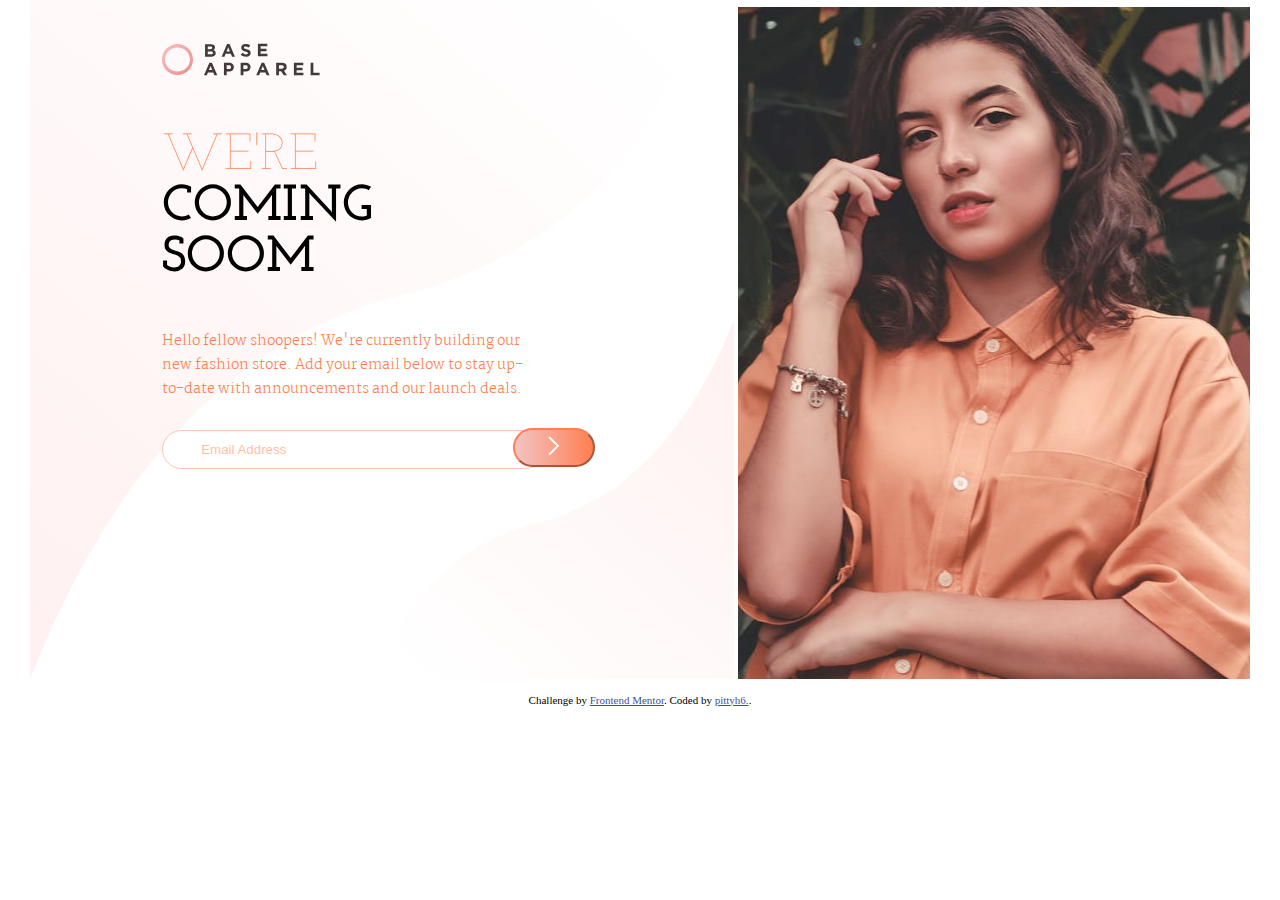
<file: base-apparel/index.html>
<!DOCTYPE html>
<html lang="en">

<head>
    <meta charset="UTF-8">
    <meta name="viewport" content="width=device-width, initial-scale=1.0">
    <link rel="icon" type="image/png" sizes="32x32" href="./images/favicon-32x32.png">
    <link rel="stylesheet" type="text/css" href="style.css">

    <title>Frontend Mentor | Base Apparel coming soon page</title>
</head>

<body>

    <main class="main">
        <div class="row">
            <div class="col-12">
                <div class="content">
                    <div class="text-content">
                        <div class="nav">
                            <img class="logo" src="images/logo.svg" alt="logo web site">
                        </div>
                        <h1>we're <span class="span-content">coming soom</span> </h1>
                        <h3>Hello fellow shoopers! We're currently building our new fashion store. Add your email below to stay up-to-date with announcements and our launch deals.</h3>

                        <form action="#" method="POST" name="email" onsubmit="return false">
                            <input class="input-email" id="email" name="email" type="text" placeholder="Email Address">
                            <img class="icon-error" src="images/icon-error.svg" alt="" onclick="show()">
                            <button onclick="getInputValue();" id="email-btn" class="icon-arrow" type="submit">
                                    <img src="images/icon-arrow.svg" alt="">
                                </button>
                        </form>
                        <label for="" id="msg-label" class="msg-label-suc"></label>
                    </div>
                </div>
                <div class="imgs">
                    <img class="img-back" src="images/bg-pattern-desktop.svg" alt="desktop pattern background">
                    <img class="img-girl" src="images/hero-desktop.jpg" alt="desktop hero girl image">
                    <img class="img-girl-mob" src="images/hero-mobile.jpg" alt="mobile hero girl image">
                </div>
            </div>

        </div>
    </main>


    <footer>
        <p class="attribution">
            Challenge by <a href="https://www.frontendmentor.io?ref=challenge" target="_blank">Frontend Mentor</a>. Coded by <a href="https://www.linkedin.com/in/priscila-ferreira-bezerra-32181923/?locale=en_US" target="_blank">
                    pittyh6.</a>.
        </p>
    </footer>

</body>
<script type="text/javascript" src="index.js"></script>

</html>
</file>
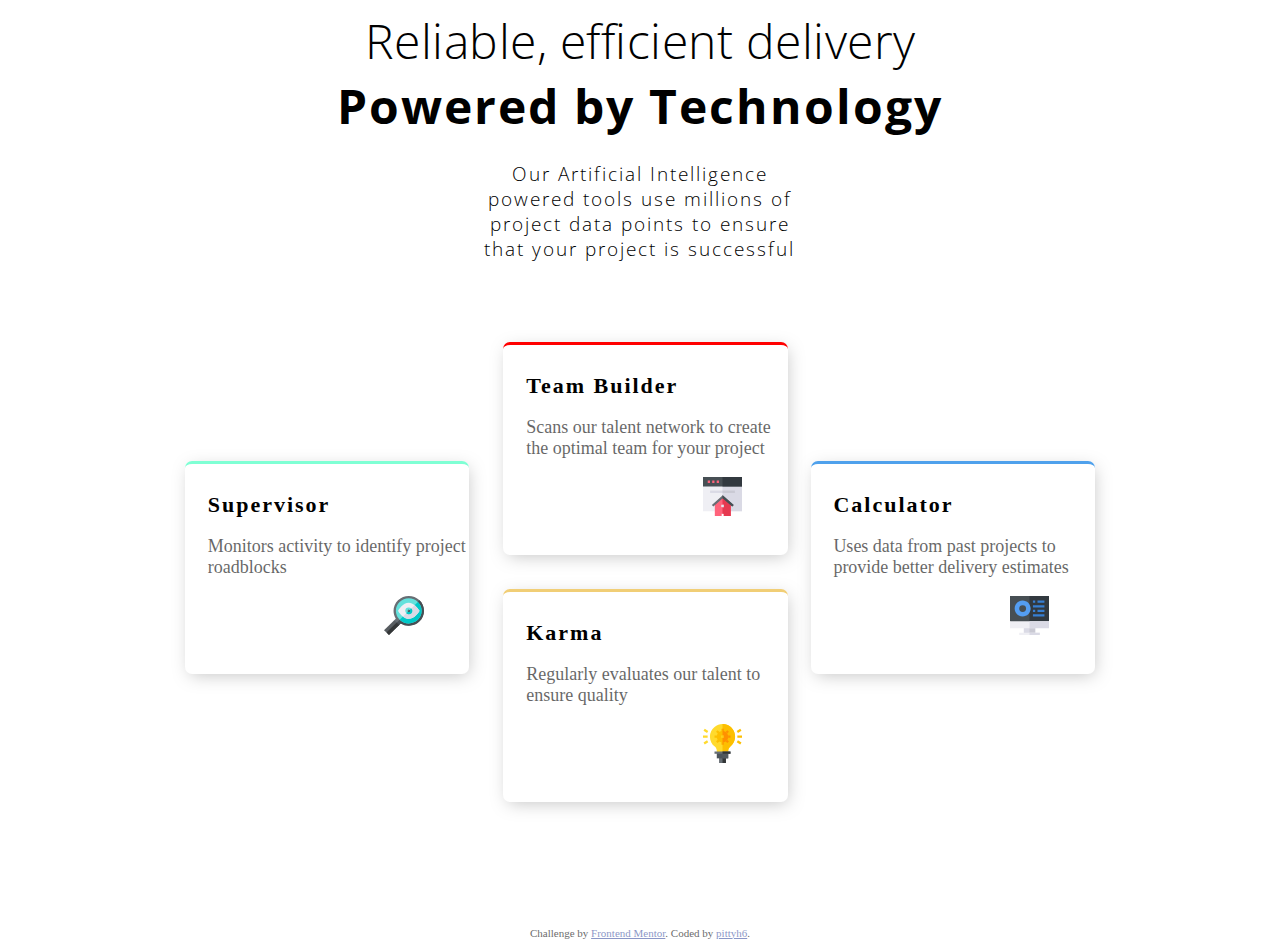
<file: four-card/index.html>
<!DOCTYPE html>
<html lang="en">

<head>
    <meta charset="UTF-8">
    <meta name="viewport" content="width=device-width, initial-scale=1.0">
    <!-- displays site properly based on user's device -->

    <link rel="icon" type="image/png" sizes="32x32" href="./images/favicon-32x32.png">
    <link rel="stylesheet" href="style.css">

    <title>Frontend Mentor | Four card feature section</title>

    <!-- Feel free to remove these styles or customise in your own stylesheet 👍 -->
    <style>
        .attribution {
            font-size: 11px;
            text-align: center;
        }
        
        .attribution a {
            color: hsl(228, 45%, 44%);
        }
    </style>
</head>

<body>
    <div class="content">
        <div class="header">
            <h1>Reliable, efficient delivery</h1>
            <h2>Powered by Technology</h2>

            <h3>Our Artificial Intelligence powered tools use millions of project data points to ensure that your project is successful </h3>
        </div>

        <div class="row">
            <div class="col-sm-3 supervisor">
                <div class="card">
                    <div class="card-body">
                        <h5 class="card-title">Supervisor</h5>
                        <p class="card-text">Monitors activity to identify project roadblocks </p>
                        <img class="icon" src="images/icon-supervisor.svg" alt="icon supervisor">
                    </div>
                </div>
            </div>

            <div class="col-sm-3 teamBuilder">
                <div class="card">
                    <div class="card-body">
                        <h5 class="card-title">Team Builder</h5>
                        <p class="card-text">Scans our talent network to create the optimal team for your project </p>
                        <img class="icon" src="images/icon-team-builder.svg" alt="icon Team Builder">
                    </div>
                </div>
            </div>

            <div class="col-sm-3 karma">
                <div class="card">
                    <div class="card-body">
                        <h5 class="card-title">Karma</h5>
                        <p class="card-text">Regularly evaluates our talent to ensure quality </p>
                        <img class="icon" src="images/icon-karma.svg" alt="icon Karma">
                    </div>
                </div>
            </div>

            <div class="col-sm-3 calculator">
                <div class="card">
                    <div class="card-body">
                        <h5 class="card-title">Calculator</h5>
                        <p class="card-text">Uses data from past projects to provide better delivery estimates</p>
                        <img class="icon" src="images/icon-calculator.svg" alt="icon Calculator">
                    </div>
                </div>

            </div>
        </div>
    </div>
    <footer>
        <p class="attribution">
            Challenge by <a href="https://www.frontendmentor.io?ref=challenge" target="_blank">Frontend Mentor</a>. Coded by <a href="https://github.com/pittyh6" target="_blank">pittyh6</a>.
        </p>
    </footer>
</body>

</html>
</file>
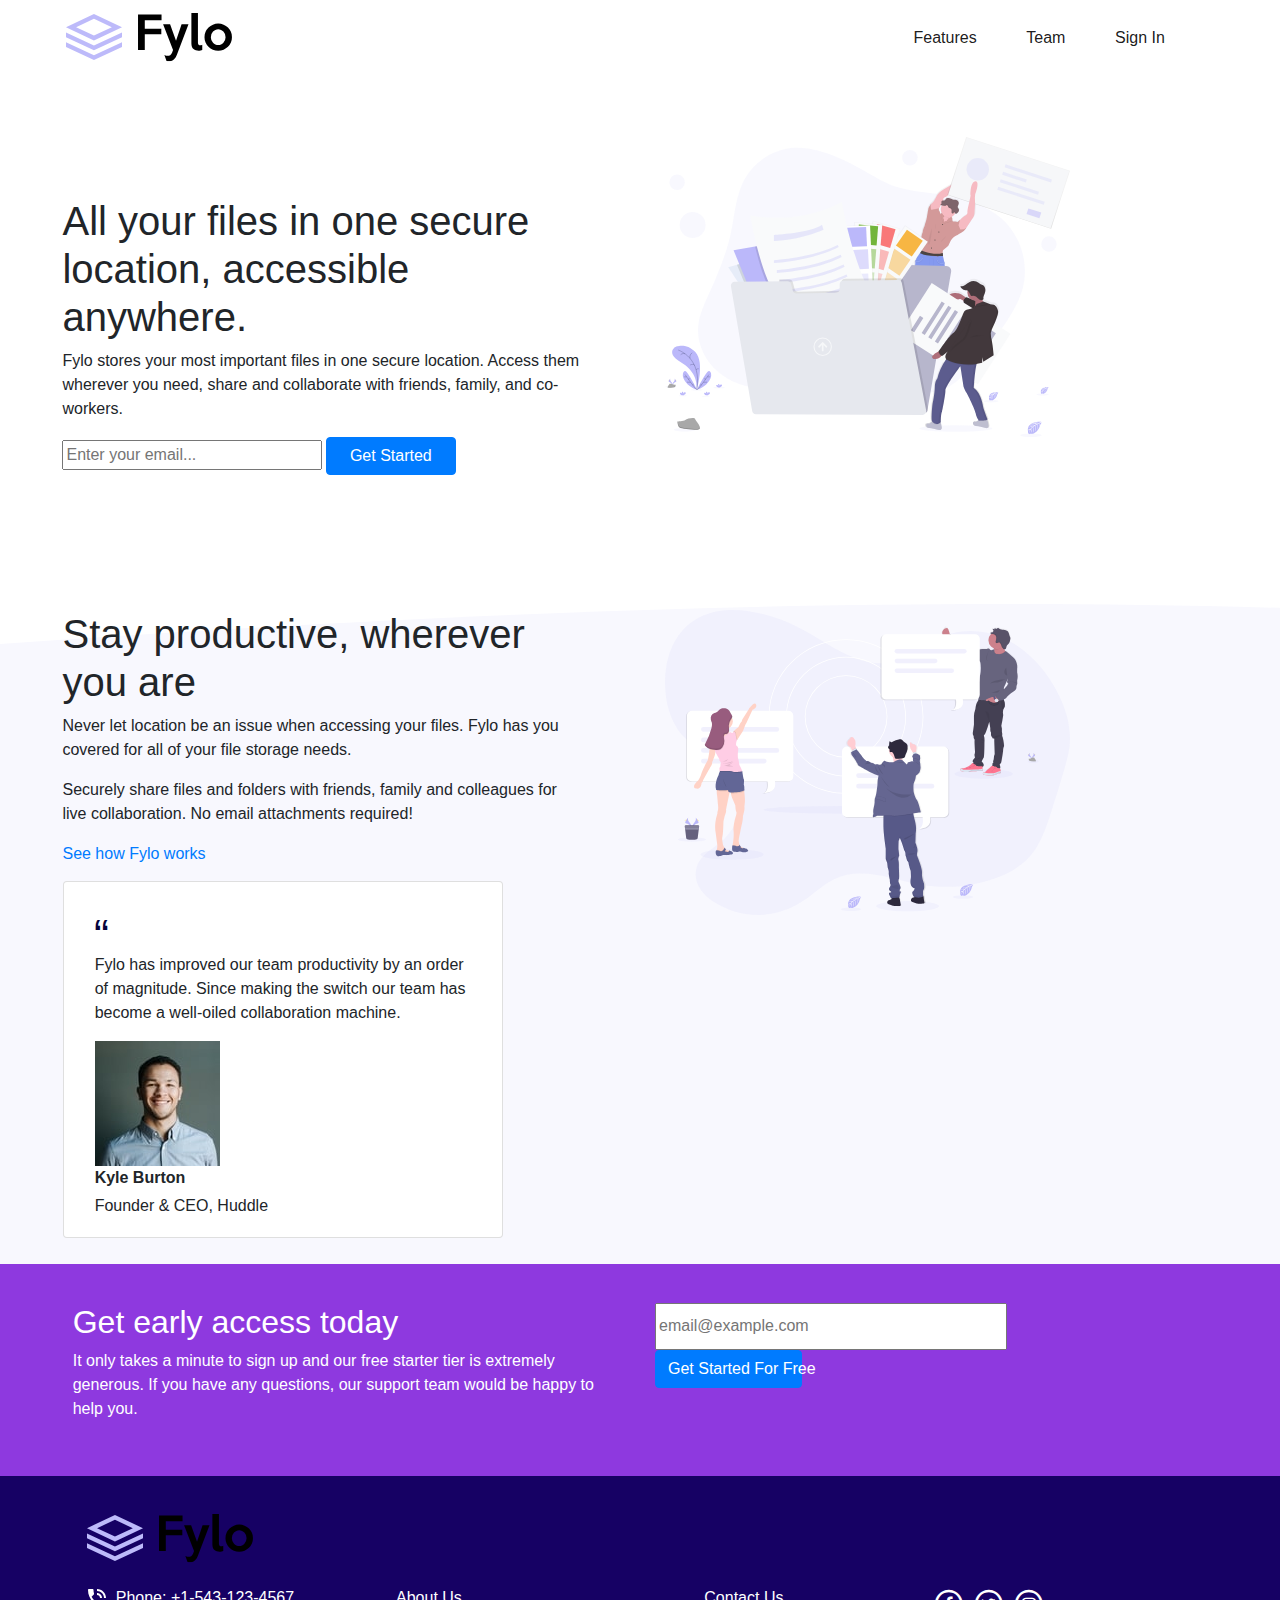
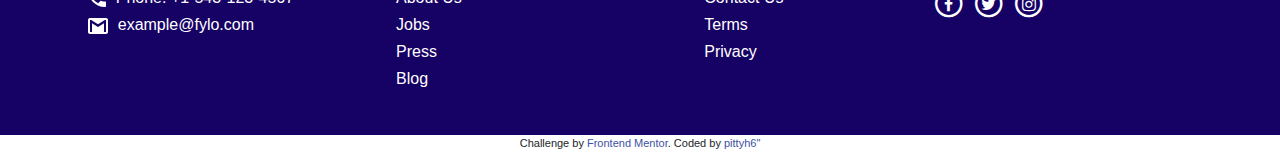
<file: fylo-landing/index.html>
<!DOCTYPE html>
<html lang="en">

<head>
    <meta charset="UTF-8">
    <meta name="viewport" content="width=device-width, initial-scale=1.0">
    <!-- displays site properly based on user's device -->

    <link rel="icon" type="image/png" sizes="32x32" href="./images/favicon-32x32.png">
    <link rel="stylesheet" href="style.css">
    <link rel="stylesheet" href="https://cdnjs.cloudflare.com/ajax/libs/font-awesome/4.7.0/css/font-awesome.min.css">

    <title>Frontend Mentor | Fylo landing page with two column layout</title>



</head>

<body>
    <div class="content">
        <nav class="content-navbar navbar navbar-expand-sm navbar-light">
            <img class="logo navbar-brand" src="images/logo.svg" alt="logo">
            <div class="collapse navbar-collapse" id="navbarSupportedContent">
                <ul class="navbar-nav mr-auto">
                    <li class="feature nav-item active">
                        <a href="#" class="nav-link">Features</a>
                    </li>
                    <li class="team nav-item active">
                        <a href="#" class="nav-link">Team</a>
                    </li>
                    <li class="sign-in nav-item active">
                        <a href="#" class="nav-link">Sign In</a>
                    </li>
                </ul>
            </div>
        </nav>

        <div class="content-middle">

            <div class="row first">
                <div class="content-left-first col-sm-6">
                    <h1>All your files in one secure location, accessible anywhere. </h1>
                    <p>Fylo stores your most important files in one secure location. Access them wherever you need, share and collaborate with friends, family, and co-workers.</p>
                    <input id="input-get-started" class="get-started" type="text" placeholder="Enter your email...">
                    <button class="get-started-btn btn btn-primary" type="submit"> Get Started</button>
                </div>

                <div class="content-right-first col-sm-6">
                    <img id="illust-first" class="illustration img-content-right-first" src="images/illustration-1.svg" alt="image illustration 1">
                </div>
            </div>

            <div class="row second">
                <div class="content-left-second col-sm-6">
                    <h1>Stay productive, wherever you are</h1>
                    <p> Never let location be an issue when accessing your files. Fylo has you covered for all of your file storage needs.</p>
                    <p> Securely share files and folders with friends, family and colleagues for live collaboration. No email attachments required!</p>
                    <a href="#" target="_blank" rel="noopener noreferrer"> See how Fylo works</a>
                    <div class="row">
                        <div class="card">
                            <div class="card-body">
                                <p><img src="images/icon-quotes.svg" alt=""></p>
                                <p class="card-text">Fylo has improved our team productivity by an order of magnitude. Since making the switch our team has become a well-oiled collaboration machine.
                                </p>
                                <img class="card-img-left img-testemonial" src="images/avatar-testimonial.jpg" alt="avataar testemonial">
                                <p class="card-name card-text"> Kyle Burton </p>
                                <p class="card-function card-text">Founder & CEO, Huddle</p>
                            </div>
                        </div>
                    </div>
                </div>

                <div class="content-right-second col-sm-6">
                    <img id="illust-second" class="illustration img-content-right-second" src="images/illustration-2.svg" alt="image illustration 2">
                </div>
            </div>
        </div>

        <div class="row third">
            <div class="content-left-third col-sm-6">
                <h2>Get early access today</h2>
                <p> It only takes a minute to sign up and our free starter tier is extremely generous. If you have any questions, our support team would be happy to help you.</p>
            </div>

            <div class="content-rigth-third col-sm-6">
                <input class="get-started" type="text" placeholder="email@example.com">
                <p class="get-started-p"><button class="get-started-btn btn btn-primary" type="submit">Get Started For Free</button></p>

            </div>
        </div>

        <div class="row fourth">
            <div class="logo-footer col-sm-12">
                <img class="logo" src="images/logo.svg" alt="logo">
            </div>

            <div class="col-sm-3">

                <h3><img class="icon-footer" src="images/icon-phone.svg" alt=""> Phone: +1-543-123-4567</h3>
                <h3><img class="icon-footer" src="images/icon-email.svg" alt=""> example@fylo.com</h3>
            </div>

            <div class="col-sm-3">
                <h3> About Us</h3>
                <h3>Jobs</h3>
                <h3>Press</h3>
                <h3>Blog</h3>
            </div>

            <div class="col-sm-3">
                <h3>Contact Us</h3>
                <h3>Terms</h3>
                <h3>Privacy</h3>
            </div>
            <div class="icons-social-media col-sm-3">
                <span class="fa-stack">
            <i class="icon-fb fa fa-circle-thin fa-stack-2x"></i>
            <i class="icon-fb fa fa-facebook fa-stack-1x"></i>

            <i class="icon-tw fa fa-circle-thin fa-stack-2x"></i>
            <i class="icon-tw fa fa-twitter fa-stack-1x"></i>

            <i class="icon-inst fa fa-circle-thin fa-stack-2x"></i>
            <i class="icon-inst fa fa-instagram fa-stack-1x"></i>
          </span>
            </div>
        </div>
    </div>

    <footer>
        <p class="attribution">
            Challenge by <a href="https://www.frontendmentor.io?ref=challenge" target="_blank">Frontend Mentor</a>. Coded by
            <a href="https://github.com/pittyh6" target="_blank">pittyh6" </a>
        </p>
    </footer>
</body>
<link rel="stylesheet" href="https://maxcdn.bootstrapcdn.com/bootstrap/4.0.0/css/bootstrap.min.css" integrity="sha384-Gn5384xqQ1aoWXA+058RXPxPg6fy4IWvTNh0E263XmFcJlSAwiGgFAW/dAiS6JXm" crossorigin="anonymous">

</html>
</file>
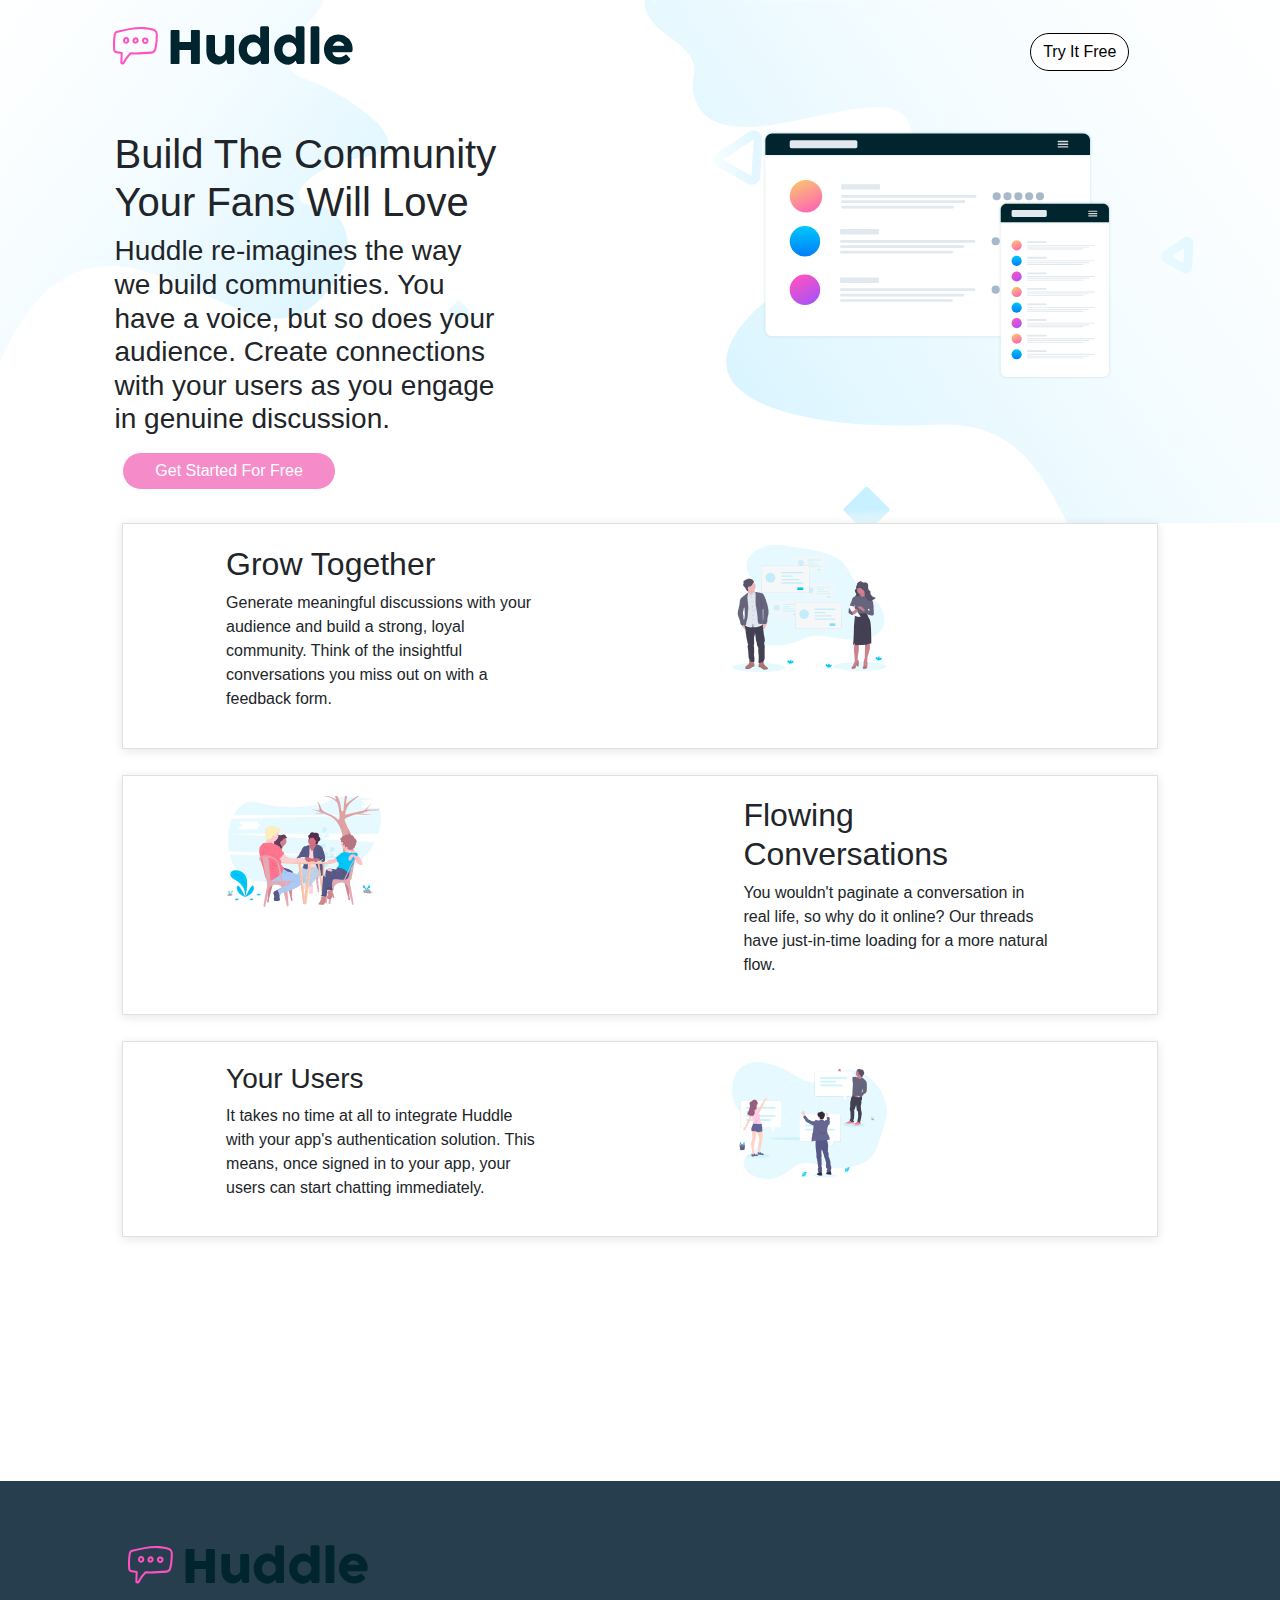
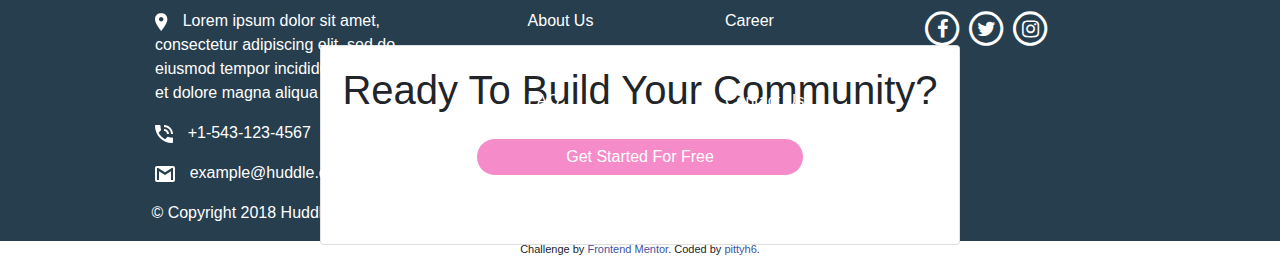
<file: huddle-landing-2/index.html>
<!DOCTYPE html>
<html lang="en">

<head>
    <meta charset="UTF-8">
    <meta name="viewport" content="width=device-width, initial-scale=1.0">
    <!-- displays site properly based on user's device -->

    <link rel="icon" type="image/png" sizes="32x32" href="./images/favicon-32x32.png">
    <link rel="stylesheet" href="https://maxcdn.bootstrapcdn.com/bootstrap/4.0.0/css/bootstrap.min.css" integrity="sha384-Gn5384xqQ1aoWXA+058RXPxPg6fy4IWvTNh0E263XmFcJlSAwiGgFAW/dAiS6JXm" crossorigin="anonymous">
    <link rel="stylesheet" href="https://cdnjs.cloudflare.com/ajax/libs/font-awesome/4.7.0/css/font-awesome.min.css">
    <link rel="stylesheet" href="style.css">

    <title>Frontend Mentor | Huddle landing page with alternating feature blocks</title>
</head>

<body>
    <div class="content-body">
        <div class="content">

            <div class="row content-top">
                <div class="row nav">
                    <div class="logo col-sm-6">
                        <img class="logo" src="images/logo.svg" alt="image logo">
                    </div>
                    <div class="logo-btn col-sm-6">
                        <button class="btn-nav btn btn-primary" type="submit">Try It Free</button>
                    </div>
                </div>
                <div class="row mockup">
                    <div class="col-sm-6">
                        <h1>Build The Community Your Fans Will Love</h1>
                        <h3> Huddle re-imagines the way we build communities. You have a voice, but so does your audience. Create connections with your users as you engage in genuine discussion.</h3>
                        <button class="btn-color btn btn-primary" type="submit">Get Started For Free </button>
                    </div>
                    <div class="col-sm-6">
                        <img class="illustration img-mockup" src="images/illustration-mockups.svg" alt="image mockups">
                    </div>
                </div>

            </div>


            <div class="row content-middle grow">
                <div class="col-sm-6">
                    <img class="illustration content-img-right img-grow-together" src="images/illustration-grow-together.svg" alt="image grow
              together">
                </div>
                <div class="content-text-left col-sm-6">
                    <h2>Grow Together </h2>
                    <p>Generate meaningful discussions with your audience and build a strong, loyal community. Think of the insightful conversations you miss out on with a feedback form.</p>
                </div>
            </div>


            <div class="row content-middle flowing-conversation">
                <div class="col-sm-6">
                    <img class="illustration img-flowing-conversation" src="images/illustration-flowing-conversation.svg" alt="image flowing conversation">
                </div>
                <div class="col-sm-6">
                    <h2>Flowing Conversations </h2>
                    <p> You wouldn't paginate a conversation in real life, so why do it online? Our threads have just-in-time loading for a more natural flow.
                    </p>
                </div>
            </div>


            <div class="row content-middle your-users">
                <div class="col-sm-6">
                    <img class="illustration content-img-right img-your-users" src="images/illustration-your-users.svg" alt="image your users">
                </div>
                <div class="content-text-left col-sm-6">
                    <h3>Your Users</h3>
                    <p> It takes no time at all to integrate Huddle with your app's authentication solution. This means, once signed in to your app, your users can start chatting immediately. </p>
                </div>
            </div>

        </div>


        <div class="content-card content-card-ipad card">
            <div class="card-body">
                <h1 class="card-title">Ready To Build Your Community?</h1>
                <button class="btn-color btn btn-primary" type="submit">Get Started For Free</button>
            </div>
        </div>


        <div class="row footer-log">
            <div class="row footer-log-row">
                <img class="logo" src="images/logo.svg" alt="image logo footet">
            </div>
            <div class="row footer-content">

                <div class="lorem col-sm-3">
                    <p><img class="icons-contact" src="images/icon-location.svg" alt="image location"> Lorem ipsum dolor sit amet, consectetur adipiscing elit, sed do eiusmod tempor incididunt ut labore et dolore magna aliqua </p>
                    <p><img class="icons-contact" src="images/icon-phone.svg" alt=""> +1-543-123-4567</p>
                    <p><img class="icons-contact" src="images/icon-email.svg" alt=""> example@huddle.com</p>
                </div>
                <div class="about col-sm-3">
                    <p> About Us</p>
                    <p>What We Do</p>
                    <p>FAQ</p>
                </div>
                <div class="col-sm-3">
                    <p>Career</p>
                    <p>Blog</p>
                    <p>Contact Us</p>
                </div>
                <div class="icons-social-media col-sm-3">
                    <span class="fa-stack">
              <i class="icon-fb fa fa-circle-thin fa-stack-2x"></i>
              <i class="icon-fb fa fa-facebook fa-stack-1x"></i>

              <i class="icon-tw fa fa-circle-thin fa-stack-2x"></i>
              <i class="icon-tw fa fa-twitter fa-stack-1x"></i>

              <i class="icon-inst fa fa-circle-thin fa-stack-2x"></i>
              <i class="icon-inst fa fa-instagram fa-stack-1x"></i>
            </span>

                </div>
                <div class="row copyright">
                    <p>&copy; Copyright 2018 Huddle. All rights reserved.</p>
                </div>
            </div>

        </div>

    </div>
    <footer>
        <p class="attribution">
            Challenge by <a href="https://www.frontendmentor.io?ref=challenge" target="_blank">Frontend Mentor</a>. Coded by <a href="https://github.com/pittyh6">pittyh6</a>.
        </p>
    </footer>
</body>

</html>
</file>
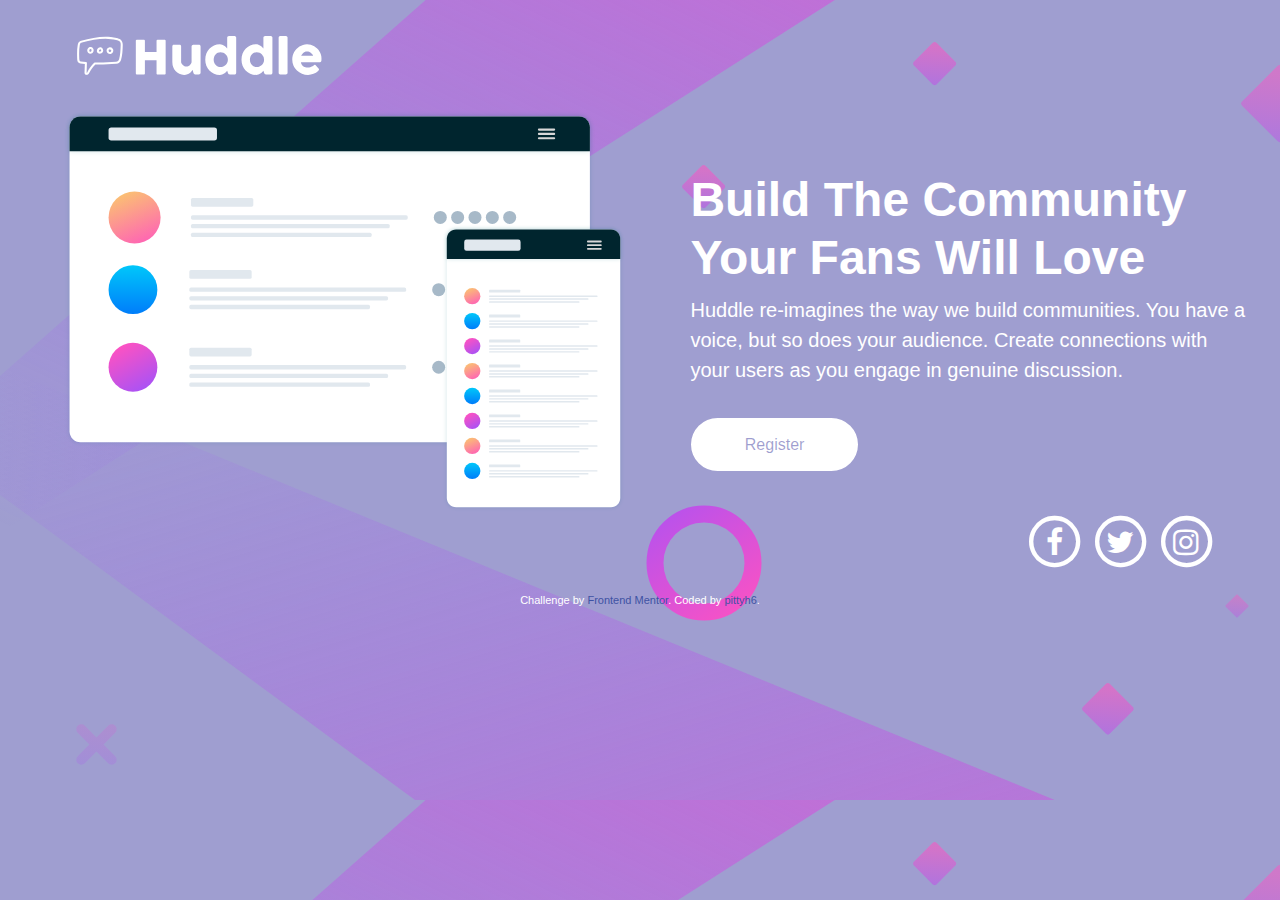
<file: huddle-landing/index.html>
<!DOCTYPE html>
<html lang="en">

<head>
    <meta charset="UTF-8">
    <meta name="viewport" content="width=device-width, initial-scale=1.0">
    <!-- displays site properly based on user's device -->

    <link rel="icon" type="image/png" sizes="32x32" href="./images/favicon-32x32.png">
    <link rel="stylesheet" href="style.css">
    <link rel="stylesheet" href="https://cdnjs.cloudflare.com/ajax/libs/font-awesome/4.7.0/css/font-awesome.min.css">

    <title>Frontend Mentor | Huddle landing page with single introductory section</title>

</head>

<body>
    <div class="content">
        <div class="row top-content">
            <div class="col-sm-12">
                <img class="logo" src="images/logo.svg" alt="logo">
            </div>
        </div>
        <div class="row middle-content">
            <div class="col-sm-6 content-left">
                <img class="illustration" src="images/illustration-mockups.svg" alt="image of illustration">
            </div>
            <div class="col-sm-6 content-right">
                <h1>Build The Community Your Fans Will Love </h1>
                <p> Huddle re-imagines the way we build communities. You have a voice, but so does your audience. Create connections with your users as you engage in genuine discussion.</p>
                <button type="submit" class="btn-register btn btn-primary">Register</button>
            </div>
        </div>
        <div class="icons-social-media">
            <span class="fa-stack">
          <i class="icon-fb fa fa-circle-thin fa-stack-2x"></i>
          <i class="icon-fb fa fa-facebook fa-stack-1x"></i>

          <i class="icon-tw fa fa-circle-thin fa-stack-2x"></i>
          <i class="icon-tw fa fa-twitter fa-stack-1x"></i>

          <i class="icon-inst fa fa-circle-thin fa-stack-2x"></i>
          <i class="icon-inst fa fa-instagram fa-stack-1x"></i>
        </span>

        </div>
    </div>


    <footer>
        <p class="attribution">
            Challenge by <a href="https://www.frontendmentor.io?ref=challenge" target="_blank">Frontend Mentor</a>. Coded by <a href="https://github.com/pittyh6" target="_blank">pittyh6</a>.
        </p>
    </footer>
</body>
<link rel="stylesheet" href="https://stackpath.bootstrapcdn.com/bootstrap/4.4.1/css/bootstrap.min.css" integrity="sha384-Vkoo8x4CGsO3+Hhxv8T/Q5PaXtkKtu6ug5TOeNV6gBiFeWPGFN9MuhOf23Q9Ifjh" crossorigin="anonymous">

</html>
</file>
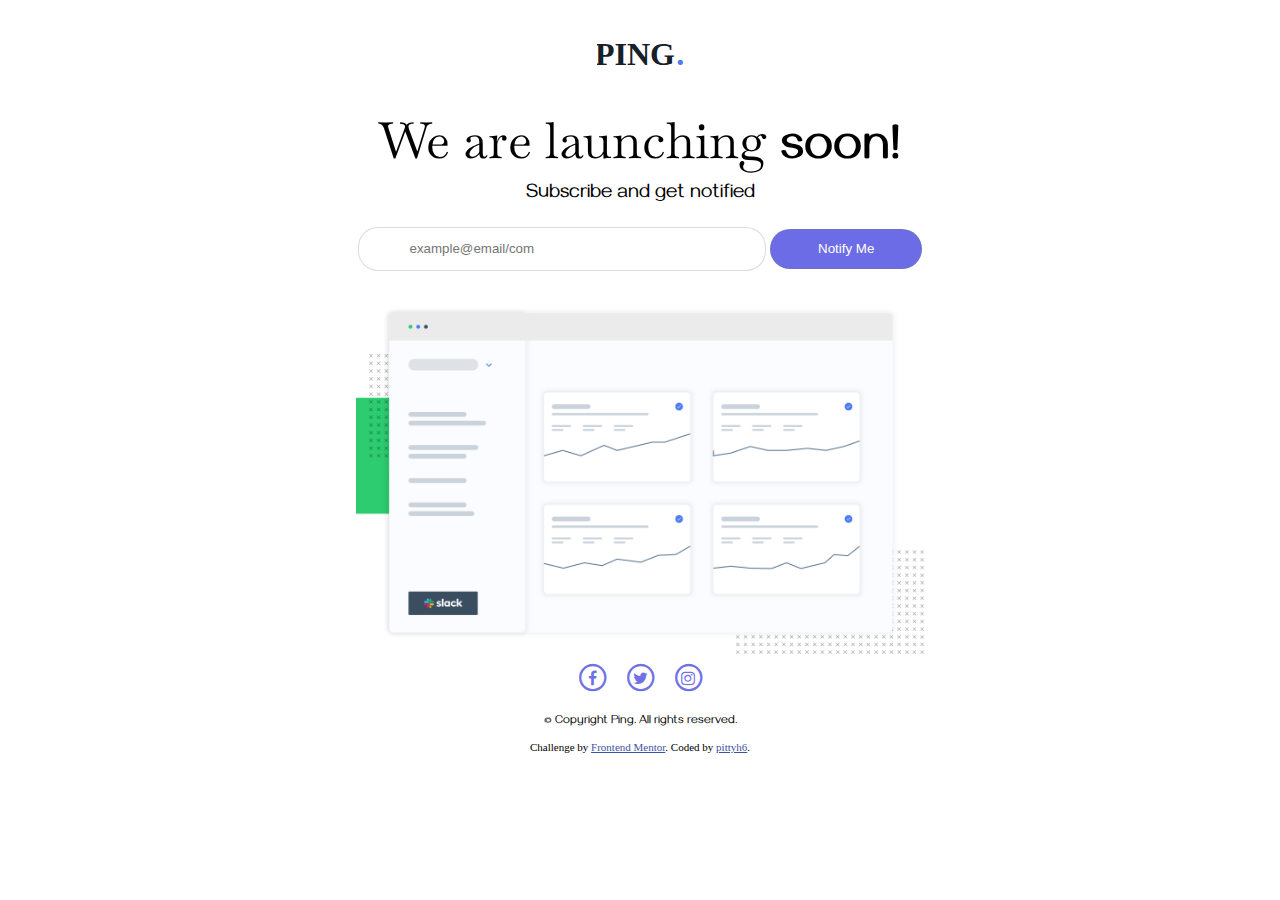
<file: ping/index.html>
<!DOCTYPE html>
<html lang="en">

<head>
    <meta charset="UTF-8">
    <meta name="viewport" content="width=device-width, initial-scale=1.0">
    <!-- displays site properly based on user's device -->

    <link rel="icon" type="image/png" sizes="32x32" href="./images/favicon-32x32.png">
    <link rel="stylesheet" href="css/style.css">
    <link rel="stylesheet" href="https://cdnjs.cloudflare.com/ajax/libs/font-awesome/4.7.0/css/font-awesome.min.css">

    <title>Frontend Mentor | Ping coming soon page</title>


</head>

<body>
    <div class="container">
        <div class="content">
            <div class="logo row">
                <img class="logo" src="images/logo.svg" alt="logo">
            </div>

            <div class="lauching row">
                <h1><span> We are launching </span>soon!</h1>
                <p>Subscribe and get notified</p>
            </div>

            <div class="notify row">
                <form class="notify-form" action="" method="post" onsubmit="return false">
                    <div class="form-group">
                        <input id="notify" class="form-control email" name="email" type="email" placeholder="example@email/com">
                        <button id="notify" class="btn btn-primary" type="submit" onclick="valideEmail()"> Notify Me </button>
                    </div>
                    <label class="error-label" for="error email">Please provide a valid email address</label>
                </form>
            </div>

            <div class="illustration row">
                <img class="illustration" src="images/illustration-dashboard.png" alt="illustration image">
            </div>

            <div class="icons-social-media row">
                <span class="fa-stack">
            <i class="icon-fb icon-hover fa fa-circle-thin fa-stack-2x"></i>
            <i class="icon-fb icon-hover fa fa-facebook fa-stack-1x"></i>

            <i class="icon-tw icon-hover fa fa-circle-thin fa-stack-2x"></i>
            <i class="icon-tw icon-hover fa fa-twitter fa-stack-1x"></i>

            <i class="icon-inst icon-hover fa fa-circle-thin fa-stack-2x"></i>
            <i class="icon-inst icon-hover fa fa-instagram fa-stack-1x"></i>
          </span>
            </div>

            <div class="copyright row">
                <p>&copy; Copyright Ping. All rights reserved.</p>
            </div>
        </div>
    </div>



    <footer>
        <p class="attribution">
            Challenge by <a href="https://www.frontendmentor.io?ref=challenge" target="_blank">Frontend Mentor</a>. Coded by <a href="https://github.com/pittyh6" target="_blank">pittyh6</a>.
        </p>
    </footer>

</body>
<script src="js/index.js"></script>
<script src="https://ajax.googleapis.com/ajax/libs/jquery/3.4.1/jquery.min.js"></script>

</html>
</file>
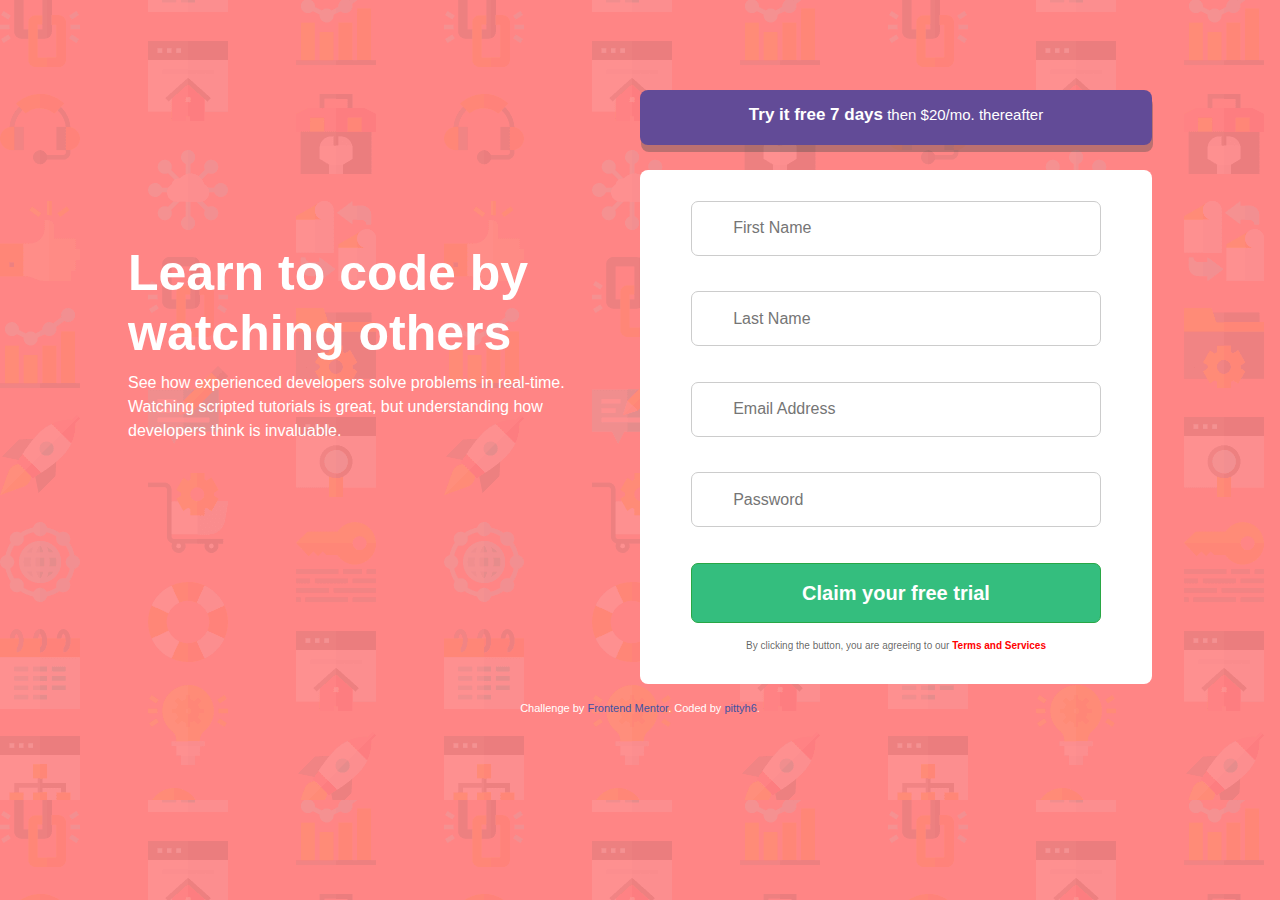
<file: signup-form/index.html>
<!DOCTYPE html>
<html lang="en">

<head>
    <meta charset="UTF-8">
    <meta name="viewport" content="width=device-width, initial-scale=1.0">
    <!-- displays site properly based on user's device -->

    <link rel="icon" type="image/png" sizes="32x32" href="./images/favicon-32x32.png">
    <link rel="stylesheet" href="style.css">
    <script src="https://ajax.googleapis.com/ajax/libs/jquery/3.4.1/jquery.min.js"></script>

    <title>Frontend Mentor | Intro component with sign up form</title>

    <!-- Feel free to remove these styles or customise in your own stylesheet 👍 -->
    <style>
        .attribution {
            font-size: 11px;
            text-align: center;
        }
        
        .attribution a {
            color: hsl(228, 45%, 44%);
        }
    </style>
</head>

<body class="body-back">
    <div class="content">
        <div class="left-content">
            <h1>Learn to code by watching others </h1>
            <p> See how experienced developers solve problems in real-time. Watching scripted tutorials is great, but understanding how developers think is invaluable. </p>
        </div>
        <div class="right-content">
            <div class="right-top-content">
                <h2><span>Try it free 7 days</span> then $20/mo. thereafter </h2>
            </div>

            <form class="box-rigth-content" action="#" method="post" onsubmit="return false">
                
                <input id="firstName" name="First Name" type="text" placeholder="First Name" >
                <img class="icon-error" src="images/icon-error.svg" alt="icon image error">
                <p class="label-error"><label class="label-error" for="First Name"></label></p>

                <input id="lastName" name="Last Name" type="text" placeholder="Last Name">
                <img class="icon-error" src="images/icon-error.svg" alt="icon image error">
                <p class="label-error"><label class="label-error" for="Last Name"></label></p>

                <input id="email" name="Email Address" type="text" placeholder="Email Address">
                <img class="icon-error" src="images/icon-error.svg" alt="icon image error">
                <p class="label-error"><label class="label-error" for="Email Address"></label></p>

                <input id="password" name="Password" type="text" placeholder="Password">
                <img class="icon-error" src="images/icon-error.svg" alt="icon image error">
                <p class="label-error"><label class="label-error" for="Password"></label></p>

                <button class="btn btn-success" type="submit" value="submit"  onclick="validate(); "  >Claim your free trial </button>
                <p class="term-service">By clicking the button, you are agreeing to our <span>Terms and Services</span> </p>
            </form>
        </div>
    </div>
    </div>

    <footer>
        <p class="attribution">
            Challenge by <a href="https://www.frontendmentor.io?ref=challenge" target="_blank">Frontend Mentor</a>. Coded by <a href="https://github.com/pittyh6" target="_blank">pittyh6</a>.
        </p>
    </footer>
    <link rel="stylesheet" href="https://stackpath.bootstrapcdn.com/bootstrap/4.4.1/css/bootstrap.min.css" integrity="sha384-Vkoo8x4CGsO3+Hhxv8T/Q5PaXtkKtu6ug5TOeNV6gBiFeWPGFN9MuhOf23Q9Ifjh" crossorigin="anonymous">
</body>
<script src="https://ajax.googleapis.com/ajax/libs/jquery/3.4.1/jquery.min.js"></script>
<script type="text/javascript" src="index.js"></script>
</html>




<!-- - 
  View the optimal layout for the site depending on their device's screen size
- See hover states for all interactive elements on the page
- Receive an error message when the `form` is submitted if:
  - Any `input` field is empty. The message for this error should say *"[Field Name] cannot be empty"*
  - The email address is not formatted correctly (i.e. a correct email address should have this structure: `name@host.tld`). 
  The message for this error should say *"Looks like this is not an email"*
 -->
</file>
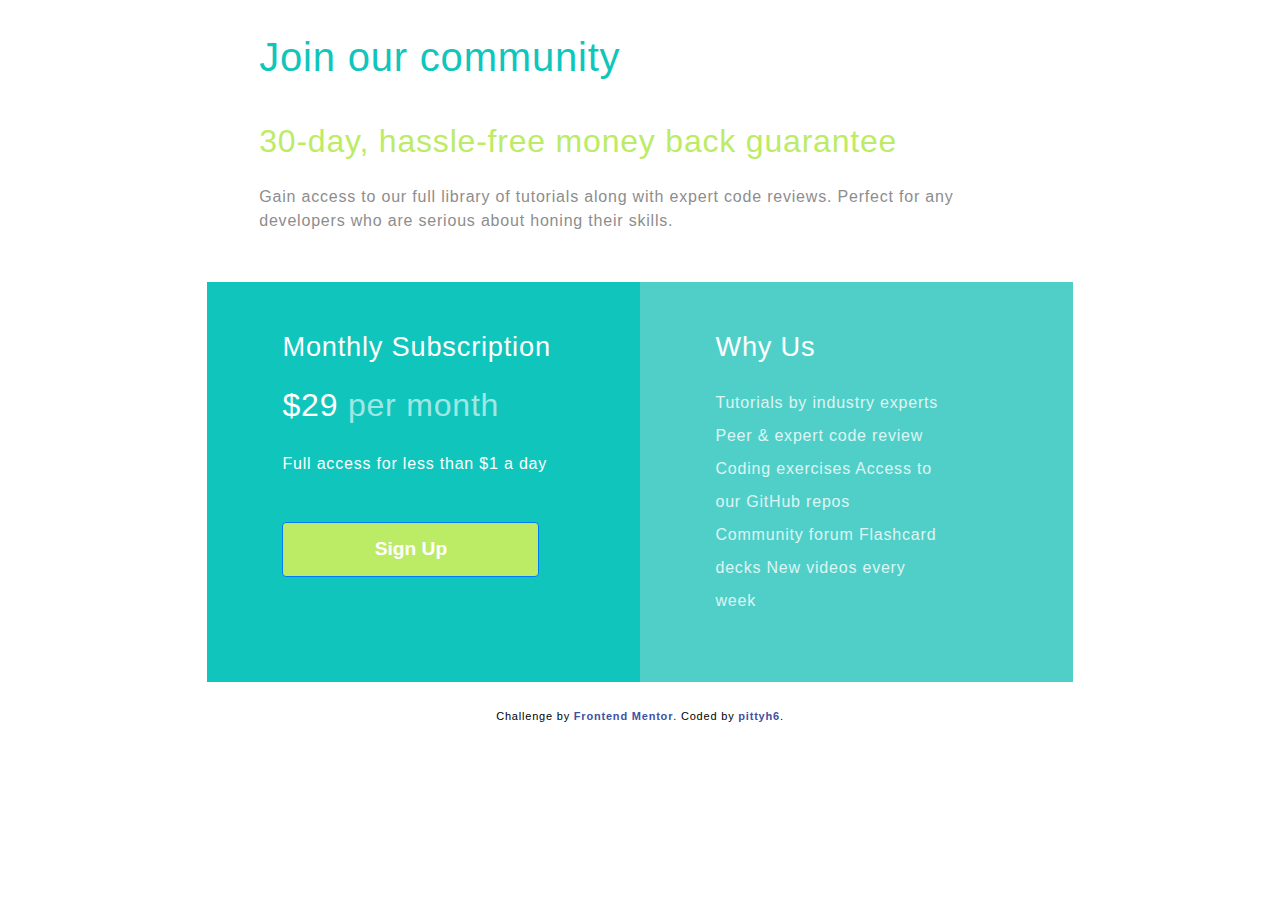
<file: single-price/index.html>
<!DOCTYPE html>
<html lang="en">

<head>
    <meta charset="UTF-8">
    <meta name="viewport" content="width=device-width, initial-scale=1.0">
    <!-- displays site properly based on user's device -->

    <link rel="icon" type="image/png" sizes="32x32" href="./images/favicon-32x32.png">
    <link rel="stylesheet" href="style.css">

    <title>Frontend Mentor | Single Price Grid Component</title>

    <!-- Feel free to remove these styles or customise in your own stylesheet 👍 -->
    <style>
        .attribution {
            font-size: 11px;
            text-align: center;
        }
        
        .attribution a {
            color: hsl(228, 45%, 44%);
        }
    </style>
</head>

<body>
    <div class="content">
        <div class="box-content">
            <div class="header">
                <h1>Join our community</h1>
                <h2>30-day, hassle-free money back guarantee</h2>
                <p> Gain access to our full library of tutorials along with expert code reviews. Perfect for any developers who are serious about honing their skills.
                </p>
            </div>

            <div class="col-md-12">
                <div class="col-md-6 price form-group">
                    <div class="sub-content">
                        <h1>Monthly Subscription </h1>
                        <h2 class="h2-price">&dollar;29 <span class="h2-price"> per month </span></h2>
                        <p>Full access for less than &dollar;1 a day </p>
                        <button class="btn btn-primary" type="submit"><b>Sign Up</b></button>
                    </div>
                </div>
                <div class="col-md-6 why-explanation form-group">
                    <div class="sub-content">
                        <h1>Why Us</h1>
                        <p>Tutorials by industry experts Peer &amp; expert code review Coding exercises Access to our GitHub repos Community forum Flashcard decks New videos every week
                        </p>
                    </div>
                </div>
            </div>
        </div>
    </div>

    <footer>
        <p class="attribution">
            Challenge by <a href="https://www.frontendmentor.io?ref=challenge" target="_blank">Frontend Mentor</a>. Coded by <a href="https://github.com/pittyh6" target="_blank">pittyh6</a>.
        </p>
    </footer>
</body>
<link rel="stylesheet" href="https://maxcdn.bootstrapcdn.com/bootstrap/4.0.0/css/bootstrap.min.css" integrity="sha384-Gn5384xqQ1aoWXA+058RXPxPg6fy4IWvTNh0E263XmFcJlSAwiGgFAW/dAiS6JXm" crossorigin="anonymous">

</html>
</file>
<file: base-apparel/style.css>
@import url('https://fonts.googleapis.com/css?family=Alegreya+Sans:400,500,700,900&display=swap');
@import url('https://fonts.googleapis.com/css?family=Martel:400,700,900&display=swap');
@import url('https://fonts.googleapis.com/css?family=Slabo+27px&display=swap');
@import url('https://fonts.googleapis.com/css?family=Josefin+Sans&display=swap');
@import url('https://fonts.googleapis.com/css?family=Josefin+Slab:400,700&display=swap');
.attribution {
    font-size: 11px;
    text-align: center;
}

.attribution a {
    color: hsl(228, 45%, 44%);
}

body {
    width: 100%;
    text-align: center;
    margin: auto;
}

h1,
h3 {
    color: coral;
}

h1 span {
    color: black;
}

.content {
    display: inline-block;
    position: absolute;
    z-index: 1;
}

.imgs {
    display: inline-block;
    position: relative;
}

.imgs .img-girl-mob {
    display: none;
}

.text-content {
    font-family: "Martel";
    padding-top: 5%;
    padding-left: 20%;
    text-align: left;
    width: 35%;
}

.text-content .logo {
    padding-bottom: 15%;
}

.text-content h1 {
    font-family: "Josefin Slab";
    font-size: 4.5rem;
    font-weight: 1;
    text-transform: uppercase;
}

.span-content {
    font-weight: 900;
}

.text-content h3 {
    font-size: 15px;
    font-weight: 1;
    padding-top: 3%;
}

.input-email {
    border: 1px solid;
    border-radius: 25px;
    border-color: rgb(253, 199, 180);
    height: 2.5rem;
    width: 90%;
    margin-top: 4%;
    display: inline-block;
    position: relative;
    padding-left: 10%;
}

::placeholder {
    color: coral;
    opacity: 0.5;
    /* padding-left: 10%; */
}

.icon-arrow {
    background-image: linear-gradient(to right, rgb(243, 196, 196), coral);
    border: 1px solid 0.5;
    border-radius: 25px;
    border-color: coral;
    margin-top: -3.8%;
    padding: 8px 36px;
    right: 42%;
    display: inline-block;
    position: absolute;
    z-index: 1;
}

.icon-error {
    display: none;
    position: absolute;
    z-index: 1;
    right: 600px;
    top: 90.5%;
}

#msg-label {
    color: red;
    font-size: 80%;
    margin-left: 9%;
}


/*until 1461 - 920 Size*/

@media (max-width: 1461px) {
    .imgs {
        width: auto;
        max-width: 100% !important;
        height: auto;
    }
    .imgs .img-back {
        width: 55%;
        height: auto;
    }
    .imgs .img-girl {
        width: 40%;
        height: auto;
    }
    .imgs .img-girl-mob {
        display: none;
    }
    .content .logo {
        padding-bottom: 3%;
    }
    .text-content {
        padding-top: 4%;
        padding-left: 15%;
    }
    .text-content h1 {
        font-size: 316%;
    }
    .text-content h3 {
        font-size: 14px;
    }
    .input-email {
        height: 2.2rem;
    }
    .icon-arrow {
        right: 45%;
        padding: 6px 33px;
    }
    .icon-error {
        right: 565px;
        top: 87.5%;
    }
}


/*Mobile*/

@media (max-width: 920px) {
    form {
        margin-bottom: 0%;
    }
    footer {
        padding-top: 500px;
        margin-left: 47%;
        width: 100%;
    }
    .imgs .img-back {
        display: none
    }
    .imgs .img-girl {
        display: none;
    }
    .imgs .img-girl-mob {
        display: inline-block;
        margin-top: 20%;
        margin-bottom: 5%;
        height: 380px;
        width: 689px;
    }
    .text-content {
        padding: 5%;
        width: 100%;
    }
    .text-content .logo {
        padding-top: 3%;
        padding-left: 20%;
    }
    .text-content h1 {
        font-size: 350%;
        padding-top: 400px;
        padding-left: 38%;
        text-align: center !important;
        width: 90%;
    }
    .text-content h3 {
        padding-top: 2%;
        padding-left: 10%;
        padding-left: 38%;
        text-align: center;
        width: 100%;
    }
    .icon-arrow {
        left: 130%;
        padding: 6px 21px;
        bottom: 4.8%;
        display: inline;
    }
    .icon-error {
        left: 120%;
        top: 92%;
    }
    #msg-label {
        margin-left: 50%;
    }
    .input-email {
        bottom: 0;
        width: 85%;
        margin-left: 40%;
    }
    .attribution {
        margin-top: 12%;
    }
}
</file>
<file: four-card/style.css>
@import url('https://fonts.googleapis.com/css?family=Open+Sans+Condensed:300&display=swap');
body {
    text-align: center;
}

h1,
h2,
h3,
h4,
h5 {
    font-family: "Open Sans Condensed";
    letter-spacing: 2px;
    margin: auto;
}

h1,
h2,
h3 {
    font-weight: lighter;
}

h1,
h2 {
    font-size: 3em;
}

h2,
h5 {
    font-weight: bolder;
}

h1 {
    letter-spacing: 0.5px;
}

h3 {
    width: 30%;
    margin-top: 2%;
}

h5 {
    font-size: 22px;
    font-family: cursive;
    text-align: left;
}

p {
    font-size: 18px;
    opacity: 0.6;
    text-align: left;
}

img {
    margin-left: 50%;
    width: 15%;
    height: auto;
}

footer {
    margin-top: 20%;
}

.card-body {
    padding-left: 8%;
    padding-top: 10%;
}

.content {
    text-align: center;
    margin: auto;
    width: 90%;
}

.card {
    border-radius: 7px;
    text-align: center;
    width: 25%;
    height: 210px;
    -webkit-box-shadow: 9px 7px 5px rgba(177, 177, 177, 0.77);
    -moz-box-shadow: 9px 7px 5px rgba(177, 177, 177, 0.77);
    box-shadow: 2px 4px 17px -3px rgba(177, 177, 177, 0.77);
}

.supervisor .card {
    border-top: 3px solid aquamarine;
    display: block;
    margin-left: 10%;
    /* margin-top: 15%;  */
    /* margin-left: 135px; */
    margin-top: 200px;
}

.teamBuilder .card {
    border-top: 3px solid red;
    margin-left: 38%;
    /*  margin-top: -25%; 
    margin-left: 505px; */
    margin-top: -332px;
}

.karma .card {
    border-top: 3px solid rgb(241, 206, 118);
    margin-left: 38%;
    /*  margin-top: 3%;
    margin-left: 505px; */
    margin-top: 34px;
}

.calculator .card {
    border-top: 3px solid rgb(79, 161, 236);
    margin-left: 65%;
    /*  margin-top: -25%;
    margin-left: 877px; */
    margin-top: -341px;
}

@media(max-width: 824px) {
    h3 {
        margin-top: 5%;
        margin-bottom: 6%;
        width: 70%;
    }
    .row .card {
        margin-left: 7.5%;
        margin-top: 5%;
        width: 85%;
        height: auto;
    }
}
</file>
<file: fylo-landing/style.css>
.attribution {
    font-size: 11px;
    text-align: center;
}

.attribution a {
    color: hsl(228, 45%, 44%);
}

body {
    background-image: url("images/bg-curve-desktop.svg");
    background-repeat: no-repeat;
    background-size: 660%;
    background-position: 45% 55%;
}

h1 {
    font-weight: bolder;
}

.navbar-expand-lg {
    margin-top: 2%;
}

.logo {
    margin-left: 4%;
}

.content {
    width: 100%;
    margin: auto;
}

#navbarSupportedContent {
    padding-left: 50%;
}

#navbarSupportedContent li {
    margin-left: 15%;
}

.sign-in a {
    width: 90px;
}

.content-middle {
    margin: 2% 2% -2% 2%;
}

.row {
    padding: 3%;
}

.content-middle .col-sm-6 {
    padding-right: 5%;
}

.content-middle .illustration {
    padding-left: 2%;
}

.get-started {
    width: 50%;
    height: 11%;
}

.get-started-btn {
    width: 25%;
}

.illustration {
    width: 80%;
}

.content-left-first {
    padding-top: 5%;
}

.second {
    margin-top: 5%;
}

.card {
    width: 85%;
}

.card-body {
    padding: 7% !important;
}

.card-name {
    font-weight: bolder;
}

.card-function {
    line-height: 0.0;
}

.third {
    background-color: rgb(142, 57, 223);
    color: #fff;
    margin: 0;
}

.third .content-left-third {
    padding-left: 4%;
}

.content-rigth-third .get-started {
    height: 35%;
    width: 60%;
}

.fourth {
    background-color: rgb(22, 1, 100);
    color: #fff;
}

.fourth h3 {
    font-size: 100%;
}

.logo-footer {
    padding-bottom: 2%;
}

.col-sm-3 {
    left: 4%;
}

.icon-footer {
    margin-right: 2%;
}

.icon-fb {
    left: -250% !important;
}

.icon-tw {
    left: -125% !important;
}

@media(max-width: 450px) {
    body {
        text-align: center!important;
        background-image: url(images/bg-curve-mobile.svg);
        background-size: 420rem;
        background-position: 45% 50%;
    }
    .logo {
        margin: 0;
        width: 30%;
    }
    h1 {
        font-size: 30px!important;
    }
    #navbarSupportedContent {
        margin: 0!important;
    }
    #illust-first {
        margin-top: -255%!important;
    }
    .content-left-first {
        padding-top: 60%;
    }
    .get-started {
        width: 73%;
        padding-bottom: 4%;
    }
    #input-get-started {
        padding-bottom: 5%;
    }
    .get-started-btn {
        width: 73%;
        margin-top: 2%
    }
    #illust-second {
        margin-top: -480%!important;
    }
    .content-left-second {
        padding-top: 60%;
    }
    .card {
        margin-left: 9%;
    }
    .content-rigth-third .get-started {
        width: 73%;
    }
    .icons-social-media {
        margin-left: 21%;
    }
    .fourth {
        text-align: left;
        padding-left: 10%;
    }
    .logo-footer {
        margin: 5% 0;
    }
    .col-sm-3 {
        margin-bottom: 8%;
    }
}
</file>
<file: huddle-landing-2/style.css>
@media(max-width:450px) {
    .content {
        text-align: center !important;
    }
    .nav {
        width: 100%;
    }
    .logo {
        margin-top: 6%;
        text-align: left;
        width: 70%;
    }
    .logo-btn {
        padding: 0 !important;
        margin-left: 40%!important;
        margin-top: -10% !important;
        width: 50% !important;
    }
    .mockup .illustration {
        width: 50%;
    }
    .content-middle {
        width: auto;
    }
    .content-text-left {
        margin-left: 0 !important;
    }
    .content-img-right {
        margin-left: 0 !important;
    }
    .your-users {
        margin-bottom: 60%!important;
    }
    .content-card {
        bottom: -225%!important;
        margin-left: 5%!important;
        width: 90%!important;
        border-radius: 15px!important;
    }
    .footer-log {
        padding-top: 10%;
    }
    .footer-content {
        margin-left: 5%!important;
    }
    .about {
        padding-left: 5%!important;
    }
    .icons-social-media {
        text-align: center!important;
        padding-left: 25%!important;
    }
}

.attribution {
    font-size: 11px;
    text-align: center;
}

.attribution a {
    color: hsl(228, 45%, 44%);
}

.illustration {
    width: 50%;
}

.btn {
    border-radius: 25px;
    margin: 2%;
}

.btn-primary {
    border-color: currentColor;
}

.btn-color {
    background-color: rgb(245, 140, 201);
    width: 55%;
}

.btn-color:hover {
    color: #fff;
    background-color: rgb(245, 140, 201);
    border-color: currentColor;
}

.btn-nav {
    background-color: #fff;
    color: black;
}

.btn-nav:hover {
    color: black;
    background-color: #fff;
    text-decoration: none;
    border-color: black;
}

.content-body .col-sm-6 {
    padding: 2% 10%;
}

.content {
    width: 100%;
    margin: auto;
}

.content-top {
    background-image: url("images/bg-hero-desktop.svg");
    background-repeat: no-repeat;
    background-size: cover;
    margin: 0;
    padding: 0;
}

.nav {
    width: 100%;
}

.mockup {
    margin-right: 0;
}

.mockup .illustration {
    width: 90%;
}

.logo-btn {
    text-align: right;
}

.content-middle {
    border: 1px solid;
    border-color: rgba(184, 184, 184, 0.438);
    margin: auto;
    margin-bottom: 2%;
    width: 81%;
    box-shadow: 0 2px 10px rgba(0, 0, 0, .1);
}

.content-text-left {
    margin-left: -50%;
}

.content-img-right {
    margin-left: 163%;
}

.your-users {
    margin-bottom: 19%;
}

.content-card {
    bottom: -105%;
    height: 200px;
    width: 50%;
    text-align: center;
    margin-left: 25%;
    position: absolute;
}

.footer-log {
    background-color: rgb(38, 62, 78);
    color: #fff;
    margin: 0;
    width: 100%;
}

.footer-log-row {
    margin-top: 5%;
    margin-bottom: 2%;
    margin-left: 10%;
}

.footer-content {
    margin-right: 0px;
    margin-left: 140px;
}

.icons-contact {
    padding-right: 4%;
}

.about {
    padding-left: 9%;
}

.copyright {
    margin-left: 1%;
}

.icons-social-media {
    color: #ffffff;
    font-size: 20px;
    text-align: left;
}

.icon-fb {
    left: -220% !important;
}

.icon-tw {
    left: -110% !important;
}
</file>
<file: huddle-landing/style.css>
.attribution {
    font-size: 11px;
    text-align: center;
}

.attribution a {
    color: hsl(228, 45%, 44%);
}

body {
    background-image: url(images/bg-desktop.svg);
    background-color: rgba(17, 15, 139, 0.404) !important;
    text-align: center;
}

h1,
p {
    color: #ffffff;
    font-family: Arial, Helvetica, sans-serif;
}

footer {
    padding-top: 20px;
}

.logo {
    text-align: left;
    margin: 2% 0 2% 0;
}

.content {
    margin: auto;
    width: 90%;
}

.content-left .illustration {
    width: 100%;
}

.content-right {
    left: 3%;
    top: 60px;
    width: 50px;
}

.content-right h1 {
    font-size: 300%;
    font-weight: bolder;
}

.content-right p {
    font-size: 20px;
}

.btn-register {
    background-color: #ffffff !important;
    border-radius: 55px!important;
    border-color: rgba(17, 15, 139, 0.404)!important;
    color: rgba(17, 15, 139, 0.404)!important;
    margin-top: 3%;
    height: 55px;
    width: 30%;
}

.icons-social-media {
    text-align: right;
    font-size: 30px;
    color: #ffffff;
}

.icon-fb {
    left: -220% !important;
}

.icon-tw {
    left: -110% !important;
}

@media(max-width: 1024px) {
    .content-right h1 {
        font-size: 200%;
    }
}

@media(max-width: 450px) {
    .top-content {
        text-align: left;
        font-size: 50px;
    }
    .top-content img {
        width: 50%;
    }
    .content {
        text-align: center;
    }
    .btn-register {
        width: 65%;
    }
    .icons-social-media {
        font-size: 20px;
        text-align: center;
        margin-top: 80px;
        margin-left: 29%;
    }
}
</file>
<file: ping/css/style.css>
@import url('https://fonts.googleapis.com/css?family=Gayathri&display=swap');
@import url('https://fonts.googleapis.com/css?family=Baskervville&display=swap');
.attribution {
    font-size: 11px;
    text-align: center;
}

.attribution a {
    color: hsl(228, 45%, 44%);
}

body {
    text-align: center;
}

h1 {
    font-size: 50px;
    margin-bottom: 0;
}

h1 span {
    font-family: "Baskervville";
    font-weight: lighter;
}

p {
    font-weight: lighter;
    font-size: 20px;
    margin-top: 0;
}

.container {
    font-family: "Gayathri";
    font-weight: bolder;
    margin: auto;
    width: 80%;
}

.logo {
    margin-top: 2%;
}

#notify {
    border-radius: 20px;
    border-style: none;
    border: 1px solid;
    border-color: rgba(128, 128, 128, 0.274);
    height: 40px;
}

input {
    padding-left: 5%;
    width: 35%;
}

button {
    background-color: rgba(29, 29, 216, 0.651);
    color: #fff;
    width: 15%;
}

button:hover {
    background-color: rgba(127, 25, 223, 0.699);
}

.form-group {
    margin-bottom: 1%;
}

.error-label {
    color: red;
    font-style: italic;
    font-weight: lighter;
    display: none;
    padding-right: 25%;
    padding-top: 2%;
}

.illustration {
    margin: auto;
    margin-top: 2%;
    width: 75%;
}

.icons-social-media {
    color: rgba(29, 29, 216, 0.651);
    margin-bottom: 2%;
}

.icon-hover:hover {
    background-color: rgba(29, 29, 216, 0.651);
    border-radius: 100%;
    color: #fff;
}

.icon-fb {
    margin-left: -150%;
}

.icon-inst {
    margin-left: 150%;
}

.copyright p {
    font-size: 12px;
}

@media(max-width: 450px) {
    #notify {
        margin: 1%;
        width: 80%;
    }
    h1 {
        font-size: 25px;
    }
    .illustration {
        margin: 5% -30px 6% 0px;
        width: 90%;
    }
}
</file>
<file: signup-form/style.css>
body {
    background-image: url(images/bg-intro-desktop.png);
}

.body-back {
    background-color: rgba(255, 0, 0, 0.479);
}

h1,
h2,
p {
    color: #fff !important;
    font-family: sans-serif;
}

.content {
    display: inline-flex;
    padding-top: 7%;
}

.left-content {
    width: 50%;
    height: 250px;
    padding-left: 10%;
    padding-right: 5%;
    padding-top: 12%;
}

.left-content h1 {
    font-weight: bolder;
    font-size: 50px;
}

.right-content {
    width: 50%;
    padding-right: 10%;
}

.right-top-content {
    background-color: rgb(98, 75, 151);
    border-radius: 8px;
    box-shadow: 1px 7px #4e4e4e60;
    margin-bottom: 5%;
    text-align: center;
    width: 100%;
    height: 55px;
}

.right-top-content h2 {
    font-size: 15px;
    padding-top: 3%;
}

.right-top-content span {
    font-weight: bolder;
    font-size: 17px;
}

.box-rigth-content {
    background-color: #fff;
    border-radius: 8px;
    padding-top: 4%;
    text-align: center;
    width: 100%;
}

.box-rigth-content input {
    border-radius: 7px;
    border-style: solid;
    border: none;
    border-width: 1px;
    border: 1px solid #cccccc;
    padding-left: 8%;
    margin: 2%;
    width: 80%;
    height: 55px;
    display: inline-block;
    position: relative;
}

.box-rigth-content .icon-error {
    margin-left: -4%;
    margin-top: 1.8%;
    display: none;
    position: absolute;
    z-index: 1;
}

.box-rigth-content .label-error {
    color: red !important;
    font-size: 10px;
    padding: 0;
    margin: 0;
    text-align: right;
    margin-right: 10.5%;
}

.box-rigth-content .btn-success {
    background-color: rgba(32, 184, 113, 0.911);
    border-radius: 7px;
    font-size: 20px;
    font-weight: bolder;
    margin-bottom: 3%;
    margin-top: 2%;
    width: 80%;
    height: 60px;
}

.box-rigth-content .term-service {
    color: rgba(0, 0, 0, 0.623) !important;
    font-size: 10px;
    padding-bottom: 6%;
}

.box-rigth-content span {
    color: red;
    font-size: 10px;
    font-weight: bolder;
}

@media(max-width: 450px) {
    .content {
        display: inline-block;
    }
    .left-content {
        text-align: center;
        width: 90%;
    }
    .left-content h1 {
        font-size: 40px;
    }
    .right-content {
        width: 100%;
        margin-top: 20%;
        padding: 0 9%;
    }
    .right-top-content h2 {
        font-size: 12px;
        padding-top: 6%;
    }
    .box-rigth-content .icon-error {
        margin-left: -11%;
        margin-top: 6%;
    }
}
</file>
<file: single-price/style.css>
body {
    text-align: center;
}

footer p {
    color: black;
    padding-top: 2%;
}

a {
    font-weight: bolder;
}

h1,
h2,
h3,
p {
    font-family: sans-serif;
    color: #fff;
    letter-spacing: 0.8px;
}

b {
    font-size: 120%;
}

.h2-price {
    color: #fff;
}

span {
    opacity: 0.6;
}

.header h1 {
    color: rgb(15, 197, 188);
    padding-bottom: 4%;
    padding-top: 4%;
}

.header h2 {
    color: rgb(188, 235, 101);
    padding-bottom: 2%;
}

.header p {
    color: rgb(141, 141, 141);
    padding-bottom: 4%;
    width: 90%;
}

.header {
    margin-left: 7.5%;
}

.box-content {
    background-color: fff;
}

.btn-primary {
    background-color: rgb(188, 235, 101) !important;
    margin-top: 10%;
    width: 85%;
    height: 55px;
    font-weight: bolder;
}

.content {
    margin: auto;
    text-align: left;
    width: 70%;
}

.col-md-6 {
    background-color: rgb(15, 197, 188);
    display: table-cell;
    width: 50% !important;
    height: 400px;
}

.sub-content {
    margin-left: 15%;
    margin-top: 12%;
    width: 75%;
}

.sub-content h1,
h2 {
    color: #fff;
    font-size: 170%;
    padding-bottom: 5%;
}

.price p {
    margin-top: 4%;
}

.why-explanation {
    background-color: rgb(80, 207, 201);
}

.why-explanation p {
    opacity: 0.8;
    line-height: 33px;
    width: 74%;
}

@media(max-width: 400px) {
    .col-md-6 {
        display: inline-block;
        width: 100% !important;
        margin: 0 !important;
        padding: 0 !important;
    }
    .content {
        width: 100%;
    }
    .col-md-12 {
        padding-left: 0px !important;
        padding-right: 0px !important;
    }
}
</file>
